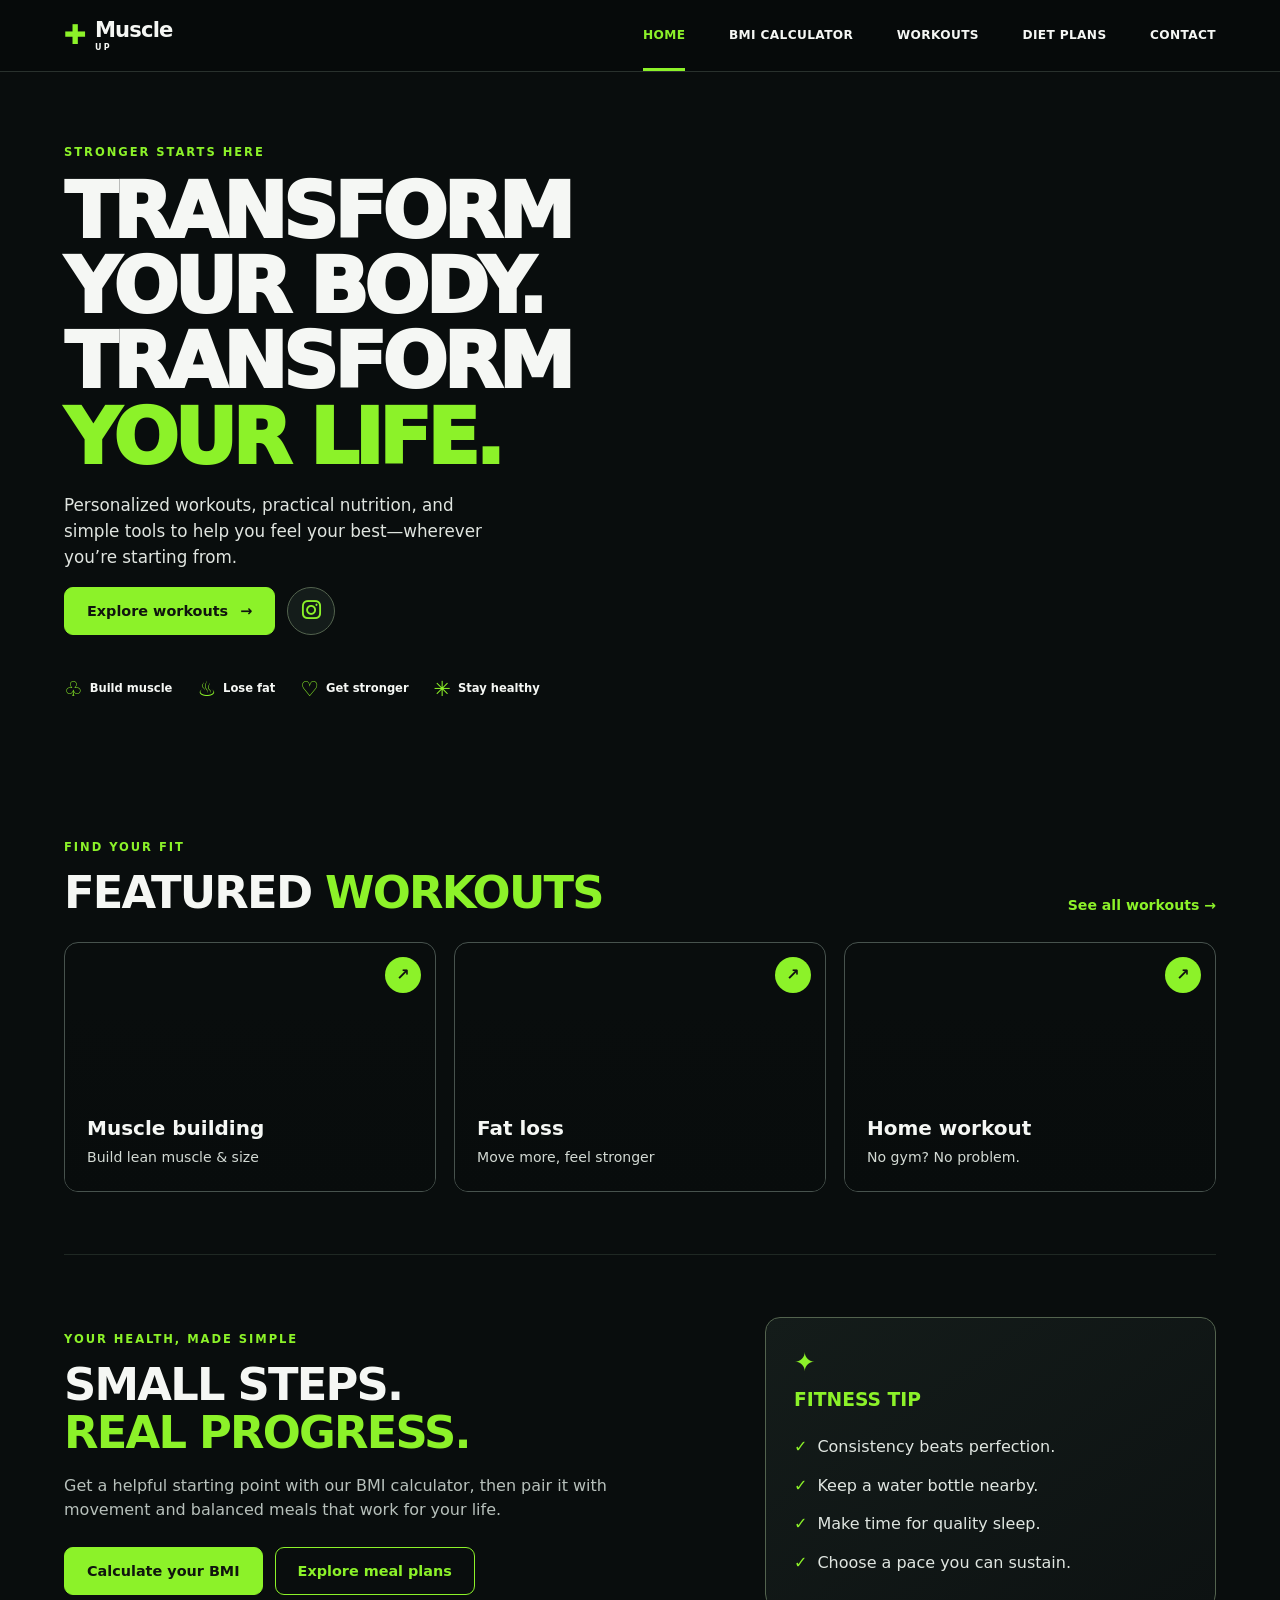
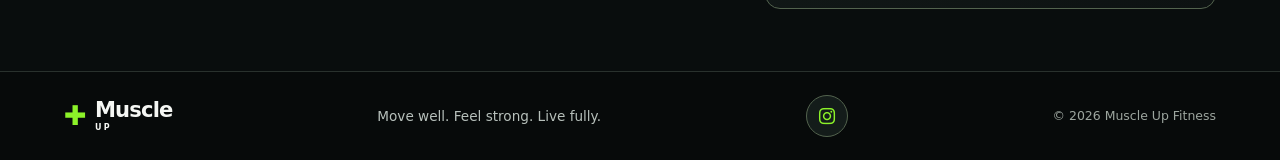
<file: index.html>
<!DOCTYPE html>
<html lang="en">
<head>
  <meta charset="UTF-8">
  <meta name="viewport" content="width=device-width, initial-scale=1">
  <meta name="theme-color" content="#090d0d">
  <meta name="description" content="Build strength, feel better, and find your next workout with Muscle Up Fitness.">
  <title>Muscle Up Fitness | Train for your life</title>
  <link rel="stylesheet" href="style.css">
  <link rel="stylesheet" href="https://cdnjs.cloudflare.com/ajax/libs/font-awesome/6.7.2/css/all.min.css">
  <script src="main.js" defer></script>
</head>
<body>
  <header class="site-header">
    <a class="brand" href="index.html" aria-label="Muscle Up home"><span class="brand-mark" aria-hidden="true">✚</span><span>Muscle<small>UP</small></span></a>
    <button class="menu-toggle" type="button" aria-label="Open navigation" aria-expanded="false" aria-controls="primary-navigation"><span></span><span></span><span></span></button>
    <nav class="site-nav" id="primary-navigation" aria-label="Main navigation">
      <a class="active" aria-current="page" href="index.html">Home</a><a href="bmi.html">BMI Calculator</a><a href="workouts.html">Workouts</a><a href="diet.html">Diet Plans</a><a href="contact.html">Contact</a>
    </nav>
  </header>
  <main>
    <section class="hero">
      <div class="hero-content">
        <p class="eyebrow">STRONGER STARTS HERE</p>
        <h1>Transform your body.<br>Transform <span>your life.</span></h1>
        <p class="hero-copy">Personalized workouts, practical nutrition, and simple tools to help you feel your best—wherever you’re starting from.</p>
        <div class="hero-actions">
          <a class="button" href="workouts.html">Explore workouts <span aria-hidden="true">→</span></a>
          <a class="social-link" href="https://www.instagram.com/muscleup.hackathon?bqrl=MTl4OXN3Ymw5NG03bQ==" target="_blank" rel="noopener noreferrer" aria-label="Visit Muscle Up on Instagram"><i class="fa-brands fa-instagram" aria-hidden="true"></i></a>
        </div>
        <div class="benefits" aria-label="Training benefits"><span>♧ <small>Build muscle</small></span><span>♨ <small>Lose fat</small></span><span>♡ <small>Get stronger</small></span><span>✳ <small>Stay healthy</small></span></div>
      </div>
    </section>
    <section class="section">
      <div class="section-heading"><div><p class="eyebrow">FIND YOUR FIT</p><h2>Featured <span>workouts</span></h2></div><a class="text-link" href="workouts.html">See all workouts <span aria-hidden="true">→</span></a></div>
      <div class="card-grid three">
        <a class="feature-card photo-card photo-muscle" href="workouts.html#muscle"><span class="card-arrow">↗</span><div><h3>Muscle building</h3><p>Build lean muscle &amp; size</p></div></a>
        <a class="feature-card photo-card photo-fatloss" href="workouts.html#fat-loss"><span class="card-arrow">↗</span><div><h3>Fat loss</h3><p>Move more, feel stronger</p></div></a>
        <a class="feature-card photo-card photo-home" href="workouts.html#home"><span class="card-arrow">↗</span><div><h3>Home workout</h3><p>No gym? No problem.</p></div></a>
      </div>
    </section>
    <section class="section split-section">
      <div><p class="eyebrow">YOUR HEALTH, MADE SIMPLE</p><h2>Small steps.<br><span>Real progress.</span></h2><p class="muted">Get a helpful starting point with our BMI calculator, then pair it with movement and balanced meals that work for your life.</p><div class="button-row"><a class="button" href="bmi.html">Calculate your BMI</a><a class="button button-outline" href="diet.html">Explore meal plans</a></div></div>
      <aside class="tip-card"><span class="tip-icon" aria-hidden="true">✦</span><h3>Fitness tip</h3><ul><li>Consistency beats perfection.</li><li>Keep a water bottle nearby.</li><li>Make time for quality sleep.</li><li>Choose a pace you can sustain.</li></ul></aside>
    </section>
  </main>
  <footer class="site-footer"><a class="brand" href="index.html"><span class="brand-mark" aria-hidden="true">✚</span><span>Muscle<small>UP</small></span></a><p>Move well. Feel strong. Live fully.</p><a class="social-link" href="https://www.instagram.com/muscleup.hackathon?bqrl=MTl4OXN3Ymw5NG03bQ==" target="_blank" rel="noopener noreferrer" aria-label="Instagram"><i class="fa-brands fa-instagram" aria-hidden="true"></i></a><small>© <span data-year></span> Muscle Up Fitness</small></footer>
</body>
</html>
</file>
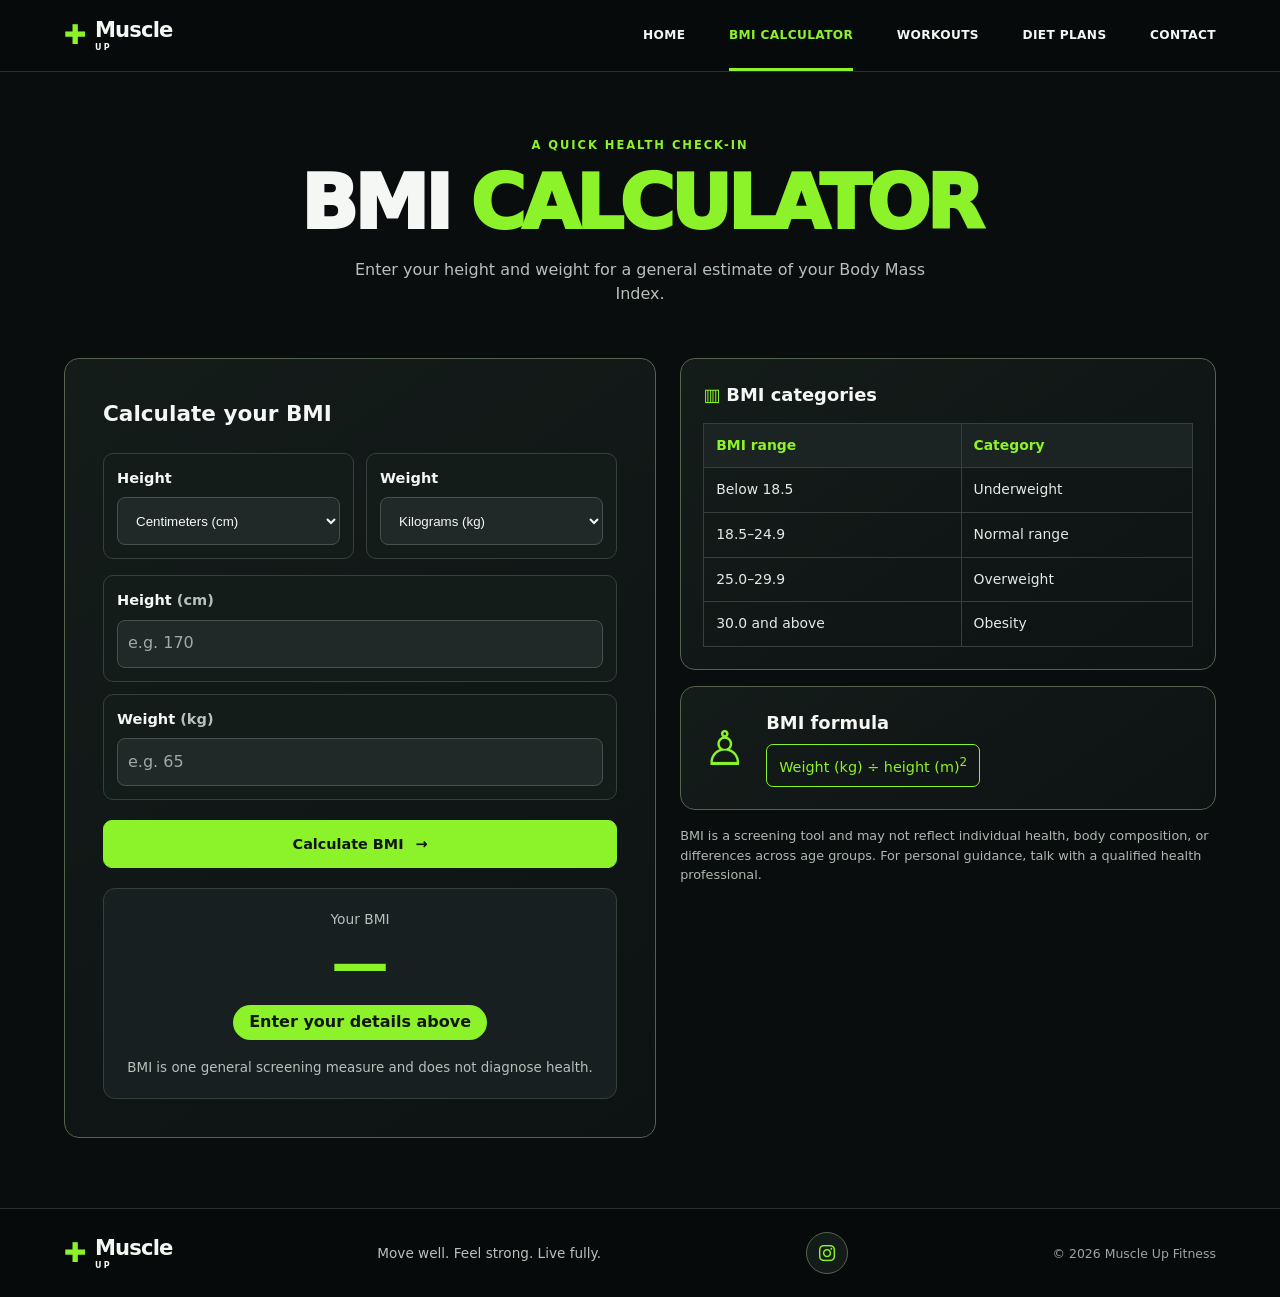
<file: bmi.html>
<!DOCTYPE html>
<html lang="en">
<head>
  <meta charset="UTF-8">
  <meta name="viewport" content="width=device-width, initial-scale=1">
  <meta name="theme-color" content="#090d0d">
  <meta name="description" content="Estimate your body mass index with the Muscle Up BMI calculator.">
  <title>BMI Calculator | Muscle Up Fitness</title>
  <link rel="stylesheet" href="style.css">
  <link rel="stylesheet" href="https://cdnjs.cloudflare.com/ajax/libs/font-awesome/6.7.2/css/all.min.css">
  <script src="main.js" defer></script>
  <script src="bmi.js" defer></script>
</head>
<body>
  <header class="site-header">
    <a class="brand" href="index.html" aria-label="Muscle Up home"><span class="brand-mark" aria-hidden="true">✚</span><span>Muscle<small>UP</small></span></a>
    <button class="menu-toggle" type="button" aria-label="Open navigation" aria-expanded="false" aria-controls="primary-navigation"><span></span><span></span><span></span></button>
    <nav class="site-nav" id="primary-navigation" aria-label="Main navigation"><a href="index.html">Home</a><a class="active" aria-current="page" href="bmi.html">BMI Calculator</a><a href="workouts.html">Workouts</a><a href="diet.html">Diet Plans</a><a href="contact.html">Contact</a></nav>
  </header>
  <main class="page-main">
    <section class="page-intro"><p class="eyebrow">A QUICK HEALTH CHECK-IN</p><h1>BMI <span>calculator</span></h1><p>Enter your height and weight for a general estimate of your Body Mass Index.</p></section>
    <section class="bmi-layout">
      <form class="panel bmi-form" id="bmi-form">
        <h2>Calculate your BMI</h2>
        <div class="unit-selectors">
          <div class="unit-selector-box"><label for="height-unit">Height</label><select id="height-unit" name="height-unit"><option value="cm">Centimeters (cm)</option><option value="ft-in">Feet &amp; inches</option></select></div>
          <div class="unit-selector-box"><label for="weight-unit">Weight</label><select id="weight-unit" name="weight-unit"><option value="kg">Kilograms (kg)</option><option value="lb">Pounds (lb)</option></select></div>
        </div>
        <div class="bmi-entry-fields">
          <div id="height-cm-field" class="bmi-input-group"><label for="height">Height <span>(cm)</span></label><input id="height" name="height" type="number" min="50" max="275" step="0.1" placeholder="e.g. 170" required></div>
          <div id="height-imperial-field" class="bmi-input-group" hidden>
            <div class="bmi-group-title">Height</div><div class="imperial-height-inputs">
              <div><label for="height-feet">Feet</label><input id="height-feet" name="height-feet" type="number" min="0" max="9" step="1" placeholder="e.g. 5"></div>
              <div><label for="height-inches">Inches</label><input id="height-inches" name="height-inches" type="number" min="0" max="11.9" step="0.1" placeholder="e.g. 7"></div>
            </div>
          </div>
          <div id="weight-kg-field" class="bmi-input-group"><label for="weight">Weight <span>(kg)</span></label><input id="weight" name="weight" type="number" min="10" max="500" step="0.1" placeholder="e.g. 65" required></div>
          <div id="weight-lb-field" class="bmi-input-group" hidden><label for="weight-pounds">Weight <span>(lb)</span></label><input id="weight-pounds" name="weight-pounds" type="number" min="22.1" max="1102.3" step="0.1" placeholder="e.g. 143"></div>
        </div>
        <button class="button button-wide" type="submit">Calculate BMI <span aria-hidden="true">→</span></button>
        <div class="result-box" id="bmi-result" aria-live="polite">
          <p class="result-label">Your BMI</p><p class="result-value" id="bmi-value">—</p><p class="result-category" id="bmi-category">Enter your details above</p>
          <p class="result-message" id="bmi-message">BMI is one general screening measure and does not diagnose health.</p>
        </div>
      </form>
      <div class="bmi-side">
        <section class="panel"><h2><span class="accent-icon" aria-hidden="true">▥</span> BMI categories</h2><div class="table-wrap"><table><thead><tr><th scope="col">BMI range</th><th scope="col">Category</th></tr></thead><tbody><tr><td>Below 18.5</td><td>Underweight</td></tr><tr><td>18.5–24.9</td><td>Normal range</td></tr><tr><td>25.0–29.9</td><td>Overweight</td></tr><tr><td>30.0 and above</td><td>Obesity</td></tr></tbody></table></div></section>
        <section class="panel formula-panel"><span class="formula-icon" aria-hidden="true">♙</span><div><h2>BMI formula</h2><p class="formula" id="bmi-formula">Weight (kg) ÷ height (m)<sup>2</sup></p></div></section>
        <p class="disclaimer">BMI is a screening tool and may not reflect individual health, body composition, or differences across age groups. For personal guidance, talk with a qualified health professional.</p>
      </div>
    </section>
  </main>
  <footer class="site-footer"><a class="brand" href="index.html"><span class="brand-mark" aria-hidden="true">✚</span><span>Muscle<small>UP</small></span></a><p>Move well. Feel strong. Live fully.</p><a class="social-link" href="https://www.instagram.com/muscleup.hackathon?bqrl=MTl4OXN3Ymw5NG03bQ==" target="_blank" rel="noopener noreferrer" aria-label="Instagram"><i class="fa-brands fa-instagram" aria-hidden="true"></i></a><small>© <span data-year></span> Muscle Up Fitness</small></footer>
</body>
</html>
</file>
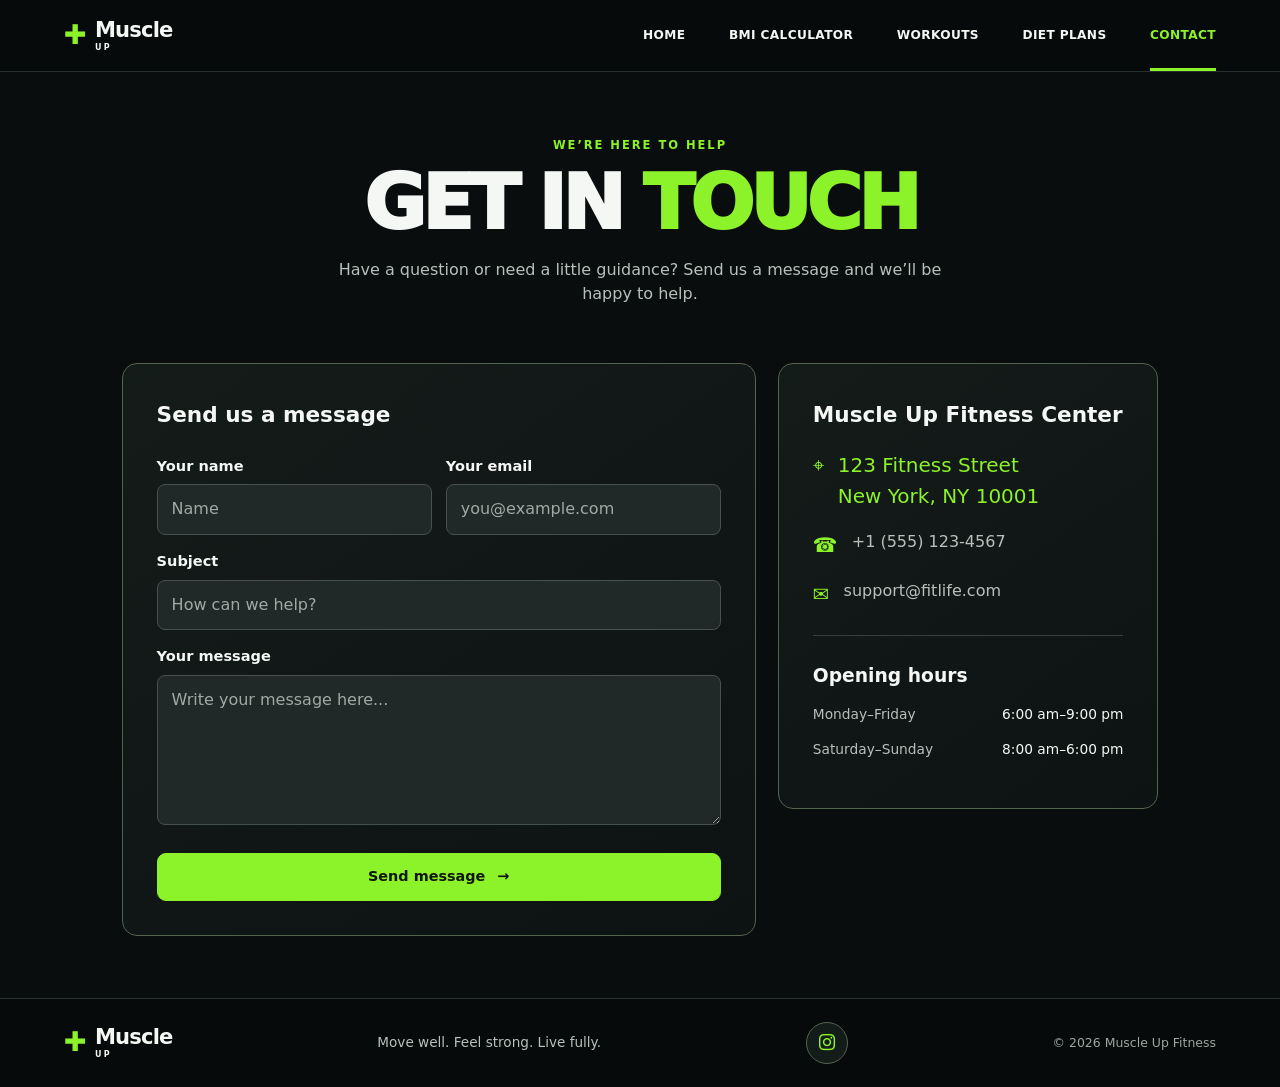
<file: contact.html>
<!DOCTYPE html>
<html lang="en">
<head>
  <meta charset="UTF-8">
  <meta name="viewport" content="width=device-width, initial-scale=1">
  <meta name="theme-color" content="#090d0d">
  <meta name="description" content="Contact the Muscle Up Fitness team with questions about workouts and meal plans.">
  <title>Contact | Muscle Up Fitness</title>
  <link rel="stylesheet" href="style.css">
  <link rel="stylesheet" href="https://cdnjs.cloudflare.com/ajax/libs/font-awesome/6.7.2/css/all.min.css">
  <script src="main.js" defer></script>
</head>
<body>
  <header class="site-header">
    <a class="brand" href="index.html" aria-label="Muscle Up home"><span class="brand-mark" aria-hidden="true">✚</span><span>Muscle<small>UP</small></span></a>
    <button class="menu-toggle" type="button" aria-label="Open navigation" aria-expanded="false" aria-controls="primary-navigation"><span></span><span></span><span></span></button>
    <nav class="site-nav" id="primary-navigation" aria-label="Main navigation"><a href="index.html">Home</a><a href="bmi.html">BMI Calculator</a><a href="workouts.html">Workouts</a><a href="diet.html">Diet Plans</a><a class="active" aria-current="page" href="contact.html">Contact</a></nav>
  </header>
  <main class="page-main">
    <section class="page-intro"><p class="eyebrow">WE’RE HERE TO HELP</p><h1>Get in <span>touch</span></h1><p>Have a question or need a little guidance? Send us a message and we’ll be happy to help.</p></section>
    <section class="contact-layout section compact-section">
      <form class="panel contact-form" id="contact-form" action="https://formspree.io/f/mvkaynoz" method="POST">
        <h2>Send us a message</h2>
        <div class="form-pair"><div><label for="name">Your name</label><input id="name" name="name" autocomplete="name" placeholder="Name" required></div><div><label for="email">Your email</label><input id="email" name="email" type="email" autocomplete="email" placeholder="you@example.com" required></div></div>
        <label for="subject">Subject</label><input id="subject" name="_subject" placeholder="How can we help?" required>
        <label for="message">Your message</label><textarea id="message" name="message" rows="5" placeholder="Write your message here..." required></textarea>
        <button class="button button-wide" type="submit">Send message <span aria-hidden="true">→</span></button>
      </form>
      <aside class="panel contact-details"><h2>Muscle Up Fitness Center</h2><p class="detail-line"><span aria-hidden="true">⌖</span><span>123 Fitness Street<br>New York, NY 10001</span></p><p class="detail-line"><span aria-hidden="true">☎</span><a href="tel:+15551234567">+1 (555) 123-4567</a></p><p class="detail-line"><span aria-hidden="true">✉</span><a href="mailto:support@fitlife.com">support@fitlife.com</a></p><hr><h3>Opening hours</h3><p class="hours-line"><span>Monday–Friday</span><span>6:00 am–9:00 pm</span></p><p class="hours-line"><span>Saturday–Sunday</span><span>8:00 am–6:00 pm</span></p></aside>
    </section>
  </main>
  <footer class="site-footer"><a class="brand" href="index.html"><span class="brand-mark" aria-hidden="true">✚</span><span>Muscle<small>UP</small></span></a><p>Move well. Feel strong. Live fully.</p><a class="social-link" href="https://www.instagram.com/muscleup.hackathon?bqrl=MTl4OXN3Ymw5NG03bQ==" target="_blank" rel="noopener noreferrer" aria-label="Instagram"><i class="fa-brands fa-instagram" aria-hidden="true"></i></a><small>© <span data-year></span> Muscle Up Fitness</small></footer>
</body>
</html>
</file>
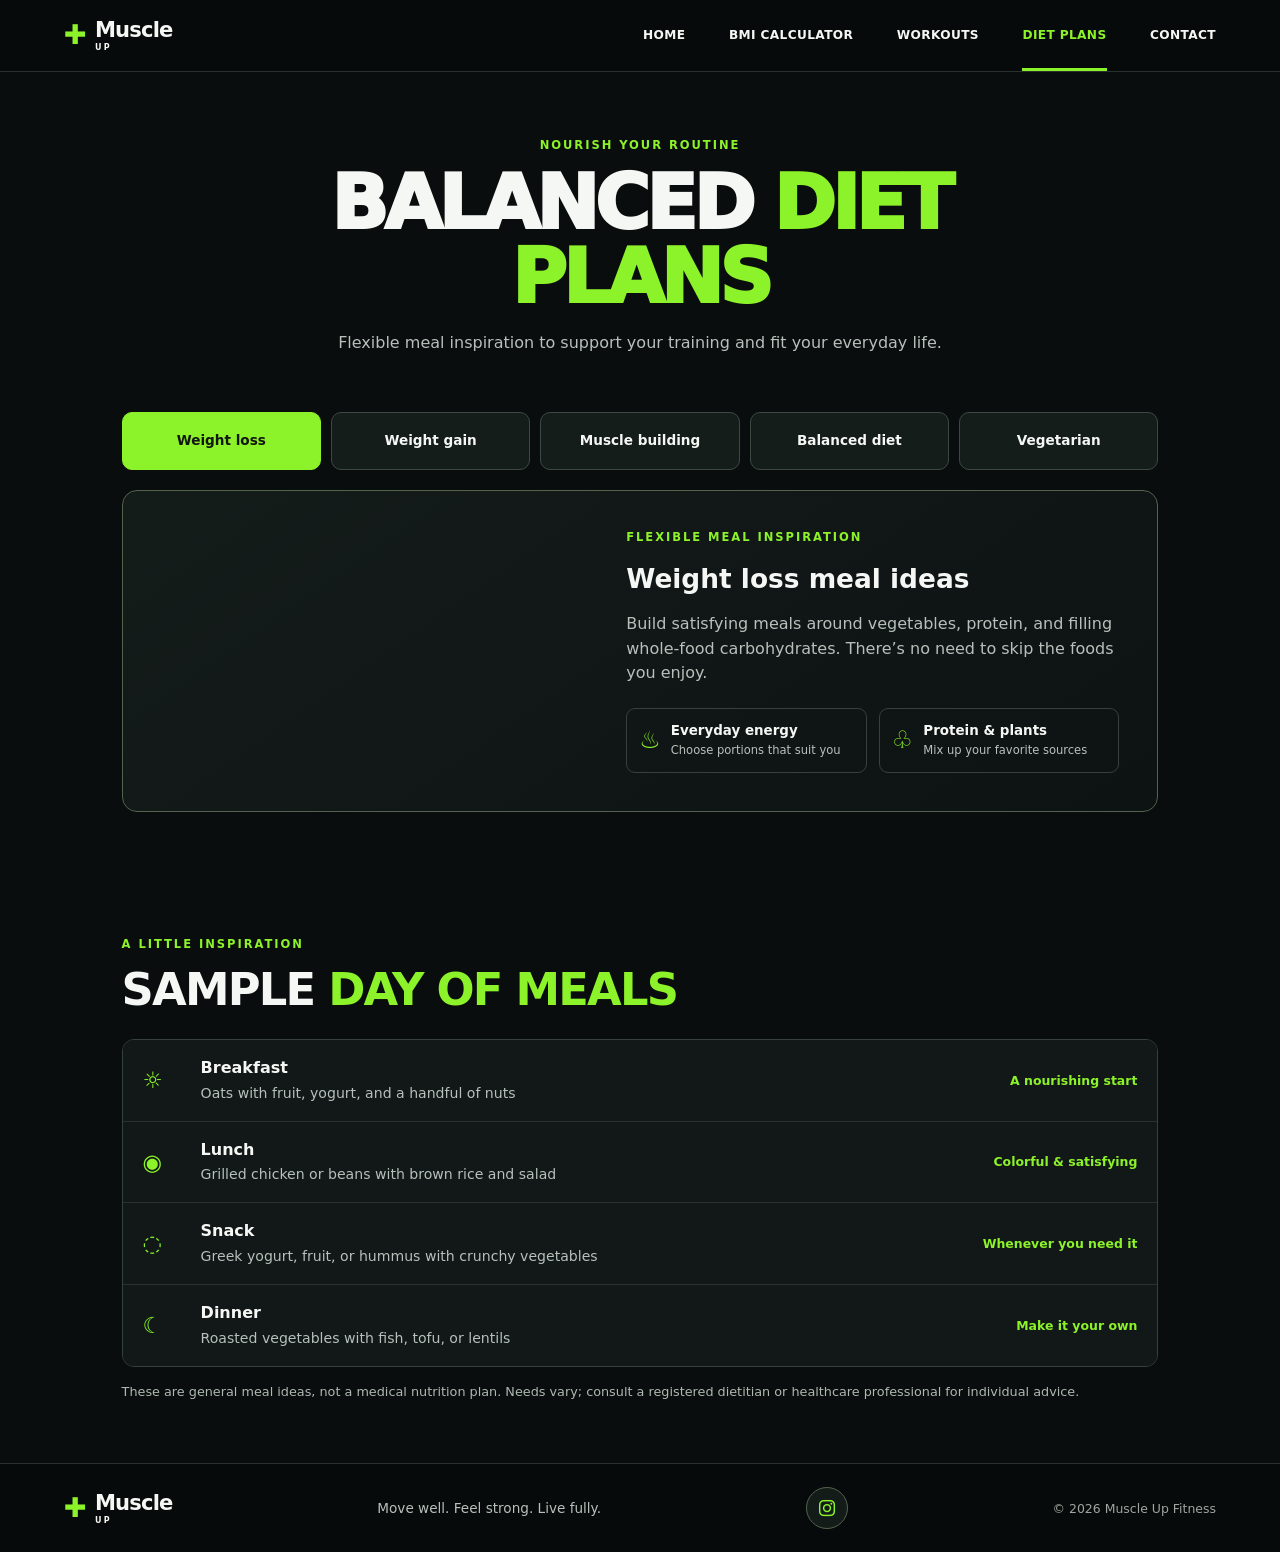
<file: diet.html>
<!DOCTYPE html>
<html lang="en">
<head>
  <meta charset="UTF-8">
  <meta name="viewport" content="width=device-width, initial-scale=1">
  <meta name="theme-color" content="#090d0d">
  <meta name="description" content="Find flexible, balanced meal ideas to complement your fitness goals.">
  <title>Diet Plans | Muscle Up Fitness</title>
  <link rel="stylesheet" href="style.css">
  <link rel="stylesheet" href="https://cdnjs.cloudflare.com/ajax/libs/font-awesome/6.7.2/css/all.min.css">
  <script src="main.js" defer></script>
</head>
<body>
  <header class="site-header">
    <a class="brand" href="index.html" aria-label="Muscle Up home"><span class="brand-mark" aria-hidden="true">✚</span><span>Muscle<small>UP</small></span></a>
    <button class="menu-toggle" type="button" aria-label="Open navigation" aria-expanded="false" aria-controls="primary-navigation"><span></span><span></span><span></span></button>
    <nav class="site-nav" id="primary-navigation" aria-label="Main navigation"><a href="index.html">Home</a><a href="bmi.html">BMI Calculator</a><a href="workouts.html">Workouts</a><a class="active" aria-current="page" href="diet.html">Diet Plans</a><a href="contact.html">Contact</a></nav>
  </header>
  <main class="page-main">
    <section class="page-intro"><p class="eyebrow">NOURISH YOUR ROUTINE</p><h1>Balanced <span>diet plans</span></h1><p>Flexible meal inspiration to support your training and fit your everyday life.</p></section>
    <section class="section compact-section">
      <div class="diet-tabs" role="group" aria-label="Choose a meal plan">
        <button class="diet-tab active" type="button" data-diet="weight-loss" aria-pressed="true">Weight loss</button><button class="diet-tab" type="button" data-diet="weight-gain" aria-pressed="false">Weight gain</button><button class="diet-tab" type="button" data-diet="muscle" aria-pressed="false">Muscle building</button><button class="diet-tab" type="button" data-diet="balanced" aria-pressed="false">Balanced diet</button><button class="diet-tab" type="button" data-diet="vegetarian" aria-pressed="false">Vegetarian</button>
      </div>
      <article class="diet-feature panel">
        <div class="diet-photo" role="img" aria-label="A colorful balanced meal with vegetables and grains"></div>
        <div class="diet-copy"><p class="eyebrow">FLEXIBLE MEAL INSPIRATION</p><h2 data-diet-title>Weight loss meal ideas</h2><p data-diet-description>Build satisfying meals around vegetables, protein, and filling whole-food carbohydrates. There’s no need to skip the foods you enjoy.</p><div class="nutrition-points"><div><span aria-hidden="true">♨</span><p><strong>Everyday energy</strong><small>Choose portions that suit you</small></p></div><div><span aria-hidden="true">♧</span><p><strong>Protein &amp; plants</strong><small>Mix up your favorite sources</small></p></div></div></div>
      </article>
    </section>
    <section class="section"><div class="section-heading"><div><p class="eyebrow">A LITTLE INSPIRATION</p><h2>Sample <span>day of meals</span></h2></div></div>
      <div class="meal-list">
        <article class="meal-row"><span class="meal-icon" aria-hidden="true">☼</span><div><h3>Breakfast</h3><p>Oats with fruit, yogurt, and a handful of nuts</p></div><span class="meal-time">A nourishing start</span></article>
        <article class="meal-row"><span class="meal-icon" aria-hidden="true">◉</span><div><h3>Lunch</h3><p>Grilled chicken or beans with brown rice and salad</p></div><span class="meal-time">Colorful &amp; satisfying</span></article>
        <article class="meal-row"><span class="meal-icon" aria-hidden="true">◌</span><div><h3>Snack</h3><p>Greek yogurt, fruit, or hummus with crunchy vegetables</p></div><span class="meal-time">Whenever you need it</span></article>
        <article class="meal-row"><span class="meal-icon" aria-hidden="true">☾</span><div><h3>Dinner</h3><p>Roasted vegetables with fish, tofu, or lentils</p></div><span class="meal-time">Make it your own</span></article>
      </div>
      <p class="disclaimer">These are general meal ideas, not a medical nutrition plan. Needs vary; consult a registered dietitian or healthcare professional for individual advice.</p>
    </section>
  </main>
  <footer class="site-footer"><a class="brand" href="index.html"><span class="brand-mark" aria-hidden="true">✚</span><span>Muscle<small>UP</small></span></a><p>Move well. Feel strong. Live fully.</p><a class="social-link" href="https://www.instagram.com/muscleup.hackathon?bqrl=MTl4OXN3Ymw5NG03bQ==" target="_blank" rel="noopener noreferrer" aria-label="Instagram"><i class="fa-brands fa-instagram" aria-hidden="true"></i></a><small>© <span data-year></span> Muscle Up Fitness</small></footer>
</body>
</html>
</file>
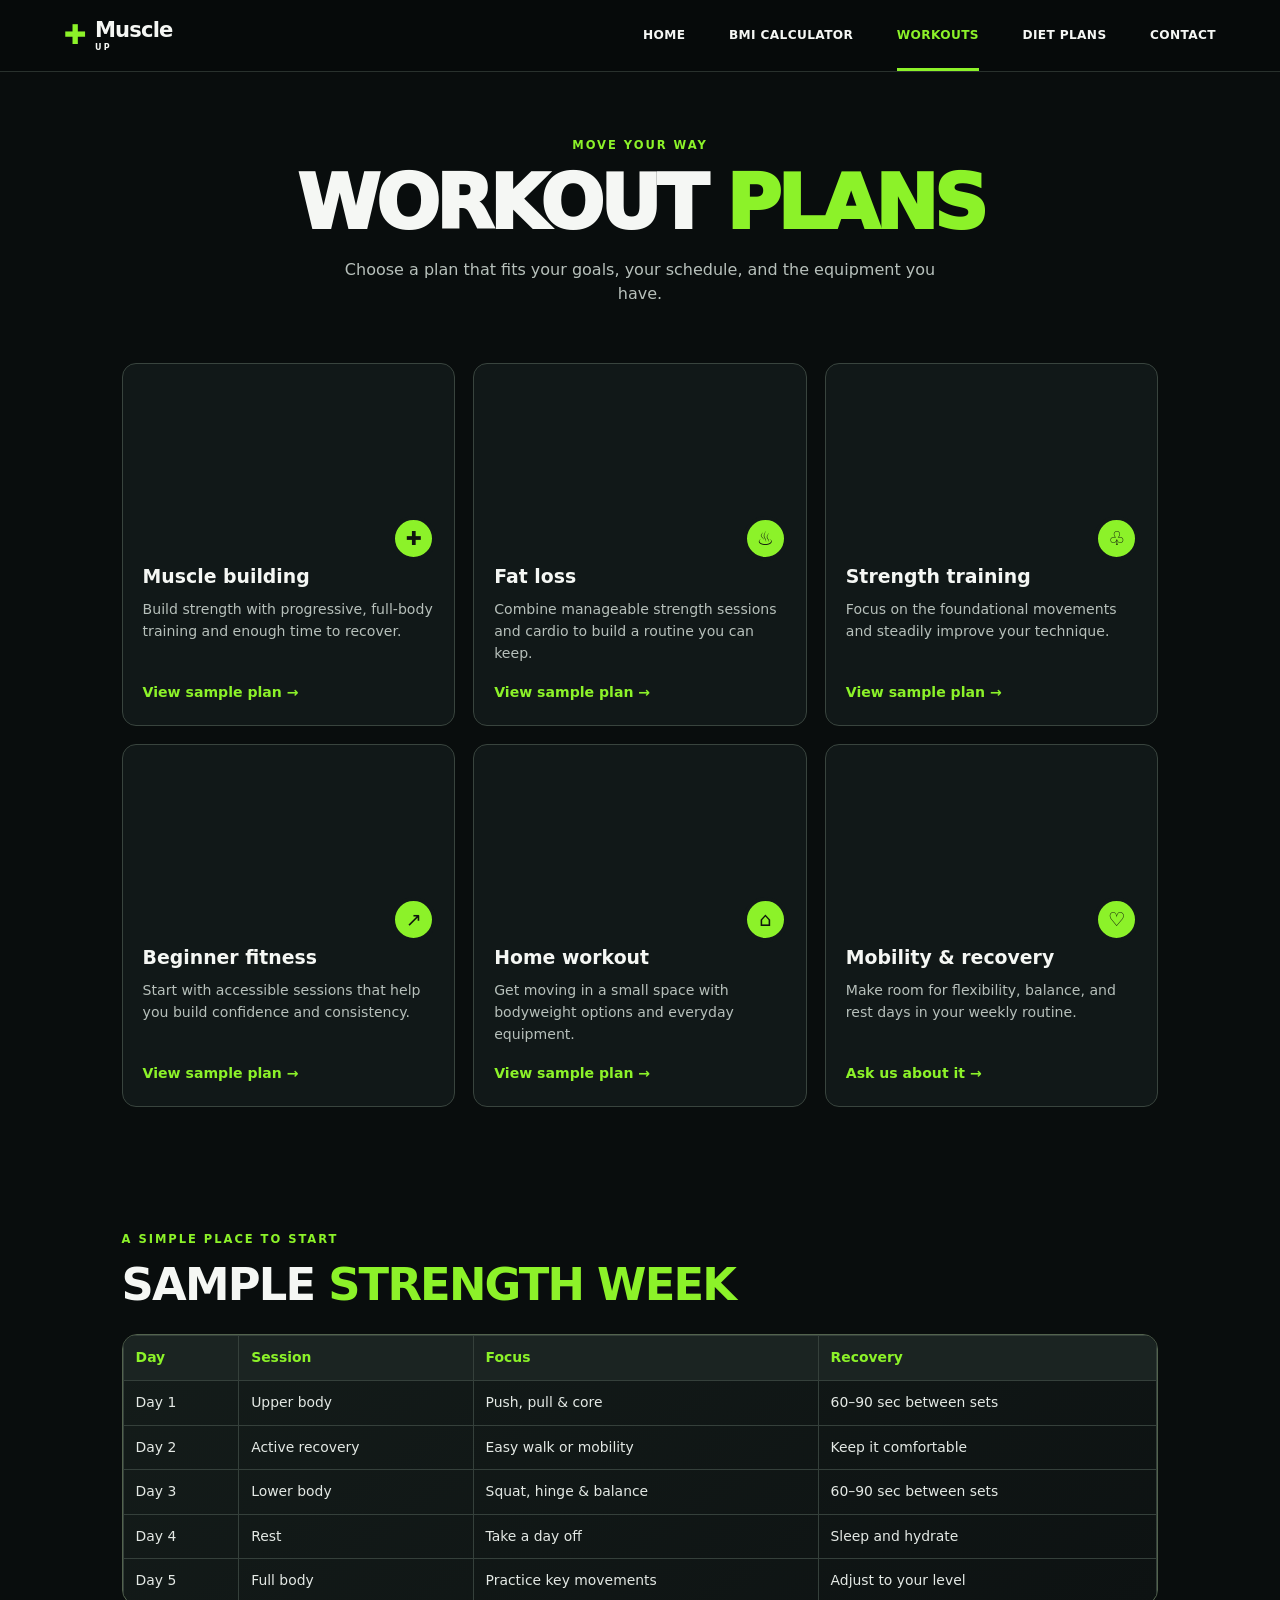
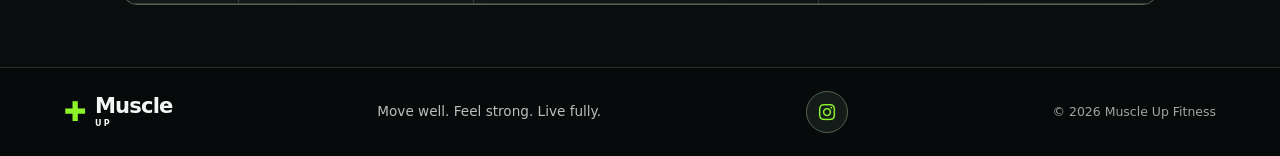
<file: workouts.html>
<!DOCTYPE html>
<html lang="en">
<head>
  <meta charset="UTF-8">
  <meta name="viewport" content="width=device-width, initial-scale=1">
  <meta name="theme-color" content="#090d0d">
  <meta name="description" content="Explore Muscle Up workout plans for strength, fat loss, and training at home.">
  <title>Workout Plans | Muscle Up Fitness</title>
  <link rel="stylesheet" href="style.css">
  <link rel="stylesheet" href="https://cdnjs.cloudflare.com/ajax/libs/font-awesome/6.7.2/css/all.min.css">
  <script src="main.js" defer></script>
</head>
<body>
  <header class="site-header">
    <a class="brand" href="index.html" aria-label="Muscle Up home"><span class="brand-mark" aria-hidden="true">✚</span><span>Muscle<small>UP</small></span></a>
    <button class="menu-toggle" type="button" aria-label="Open navigation" aria-expanded="false" aria-controls="primary-navigation"><span></span><span></span><span></span></button>
    <nav class="site-nav" id="primary-navigation" aria-label="Main navigation"><a href="index.html">Home</a><a href="bmi.html">BMI Calculator</a><a class="active" aria-current="page" href="workouts.html">Workouts</a><a href="diet.html">Diet Plans</a><a href="contact.html">Contact</a></nav>
  </header>
  <main class="page-main">
    <section class="page-intro"><p class="eyebrow">MOVE YOUR WAY</p><h1>Workout <span>plans</span></h1><p>Choose a plan that fits your goals, your schedule, and the equipment you have.</p></section>
    <section class="section compact-section"><div class="card-grid three">
      <article class="plan-card" id="muscle"><div class="plan-image plan-muscle"></div><div class="plan-content"><span class="plan-icon" aria-hidden="true">✚</span><h2>Muscle building</h2><p>Build strength with progressive, full-body training and enough time to recover.</p><a class="text-link" href="#sample-plan">View sample plan →</a></div></article>
      <article class="plan-card" id="fat-loss"><div class="plan-image plan-fatloss"></div><div class="plan-content"><span class="plan-icon" aria-hidden="true">♨</span><h2>Fat loss</h2><p>Combine manageable strength sessions and cardio to build a routine you can keep.</p><a class="text-link" href="#sample-plan">View sample plan →</a></div></article>
      <article class="plan-card" id="strength"><div class="plan-image plan-strength"></div><div class="plan-content"><span class="plan-icon" aria-hidden="true">♧</span><h2>Strength training</h2><p>Focus on the foundational movements and steadily improve your technique.</p><a class="text-link" href="#sample-plan">View sample plan →</a></div></article>
      <article class="plan-card" id="beginner"><div class="plan-image plan-beginner"></div><div class="plan-content"><span class="plan-icon" aria-hidden="true">↗</span><h2>Beginner fitness</h2><p>Start with accessible sessions that help you build confidence and consistency.</p><a class="text-link" href="#sample-plan">View sample plan →</a></div></article>
      <article class="plan-card" id="home"><div class="plan-image plan-home"></div><div class="plan-content"><span class="plan-icon" aria-hidden="true">⌂</span><h2>Home workout</h2><p>Get moving in a small space with bodyweight options and everyday equipment.</p><a class="text-link" href="#sample-plan">View sample plan →</a></div></article>
      <article class="plan-card"><div class="plan-image plan-recovery"></div><div class="plan-content"><span class="plan-icon" aria-hidden="true">♡</span><h2>Mobility &amp; recovery</h2><p>Make room for flexibility, balance, and rest days in your weekly routine.</p><a class="text-link" href="contact.html">Ask us about it →</a></div></article>
    </div></section>
    <section class="section" id="sample-plan"><div class="section-heading"><div><p class="eyebrow">A SIMPLE PLACE TO START</p><h2>Sample <span>strength week</span></h2></div></div>
      <div class="panel table-wrap"><table class="schedule-table"><thead><tr><th scope="col">Day</th><th scope="col">Session</th><th scope="col">Focus</th><th scope="col">Recovery</th></tr></thead><tbody><tr><td>Day 1</td><td>Upper body</td><td>Push, pull &amp; core</td><td>60–90 sec between sets</td></tr><tr><td>Day 2</td><td>Active recovery</td><td>Easy walk or mobility</td><td>Keep it comfortable</td></tr><tr><td>Day 3</td><td>Lower body</td><td>Squat, hinge &amp; balance</td><td>60–90 sec between sets</td></tr><tr><td>Day 4</td><td>Rest</td><td>Take a day off</td><td>Sleep and hydrate</td></tr><tr><td>Day 5</td><td>Full body</td><td>Practice key movements</td><td>Adjust to your level</td></tr></tbody></table></div>
    </section>
  </main>
  <footer class="site-footer"><a class="brand" href="index.html"><span class="brand-mark" aria-hidden="true">✚</span><span>Muscle<small>UP</small></span></a><p>Move well. Feel strong. Live fully.</p><a class="social-link" href="https://www.instagram.com/muscleup.hackathon?bqrl=MTl4OXN3Ymw5NG03bQ==" target="_blank" rel="noopener noreferrer" aria-label="Instagram"><i class="fa-brands fa-instagram" aria-hidden="true"></i></a><small>© <span data-year></span> Muscle Up Fitness</small></footer>
</body>
</html>
</file>
<file: style.css>
:root {
  color-scheme: dark;
  --bg: #090d0d;
  --panel: #111818;
  --text: #f5f7f4;
  --muted: #b7c0bb;
  --lime: #8cf229;
  --content: 72.5rem;
}

* { box-sizing: border-box; }
html { scroll-behavior: smooth; }
body { margin: 0; background: var(--bg); color: var(--text); font-family: Inter, ui-sans-serif, system-ui, -apple-system, BlinkMacSystemFont, "Segoe UI", sans-serif; line-height: 1.55; }
a { color: inherit; text-decoration: none; }
button, input, textarea { font: inherit; }
button:focus-visible, a:focus-visible, input:focus-visible, textarea:focus-visible { outline: 3px solid var(--lime); outline-offset: 3px; }
.site-header { min-height: 72px; padding: 0 max(5vw, calc((100vw - var(--content)) / 2)); display: flex; align-items: center; justify-content: space-between; gap: 30px; position: sticky; top: 0; z-index: 10; background: rgba(7, 11, 11, .96); border-bottom: 1px solid #29312d; backdrop-filter: blur(12px); }
.brand { display: inline-flex; align-items: center; gap: 9px; font-size: 1.32rem; font-weight: 850; line-height: .9; letter-spacing: -.04em; }
.brand-mark { color: var(--lime); font-size: 1.7rem; }
.brand small { display: block; margin-top: 5px; font-size: .5rem; letter-spacing: .3em; font-weight: 700; }
.site-nav { display: flex; align-items: center; gap: clamp(18px, 3.4vw, 45px); }
.site-nav a { padding: 26px 0 23px; border-bottom: 3px solid transparent; font-size: .76rem; font-weight: 750; text-transform: uppercase; letter-spacing: .03em; transition: color .2s, border-color .2s; }
.site-nav a:hover, .site-nav a.active { color: var(--lime); border-color: var(--lime); }
.menu-toggle { display: none; }
main { overflow: hidden; }
.hero { position: relative; min-height: 530px; max-width: 1440px; margin: 0 auto; padding: 72px max(5vw, calc((100vw - var(--content)) / 2)); display: flex; align-items: center; background-color: #090d0d; background-image: linear-gradient(90deg, #090d0df5 0%, #090d0de8 36%, #090d0d66 67%, #090d0d20 100%), url("https://images.unsplash.com/photo-1534438327276-14e5300c3a48?auto=format&fit=crop&w=1800&q=85"); background-position: center, right center; background-size: cover, 55% 100%; background-repeat: no-repeat; }
.hero-content { max-width: 560px; position: relative; z-index: 2; }
.eyebrow { margin: 0 0 12px; color: var(--lime); font-size: .72rem; font-weight: 850; letter-spacing: .17em; text-transform: uppercase; }
h1, h2, h3, p { margin-top: 0; }
.hero h1, .page-intro h1 { margin: 0 0 17px; font-size: clamp(2.6rem, 6vw, 5rem); font-weight: 950; line-height: .98; letter-spacing: -.055em; text-transform: uppercase; }
h1 span, h2 span { color: var(--lime); }
.hero-copy { max-width: 440px; color: #e0e5e0; font-size: 1.05rem; }
.hero-actions { display: flex; align-items: center; gap: 12px; }
.hero-actions .social-link { width: 48px; height: 48px; font-size: 1.35rem; }
.button { min-height: 48px; display: inline-flex; align-items: center; justify-content: center; gap: 12px; padding: 11px 22px; border: 1px solid var(--lime); border-radius: 9px; background: var(--lime); color: #10150e; font-size: .9rem; font-weight: 850; cursor: pointer; transition: background .2s, transform .2s, box-shadow .2s; }
.button:hover { background: #a4ff4a; box-shadow: 0 0 25px #8cf22935; transform: translateY(-1px); }
.button-outline { background: transparent; color: var(--lime); }
.button-outline:hover { background: #8cf22917; color: var(--lime); }
.button-row { display: flex; flex-wrap: wrap; gap: 12px; margin-top: 24px; }
.benefits { display: flex; flex-wrap: wrap; gap: 25px; margin-top: 38px; color: var(--lime); font-size: 1.3rem; }
.benefits span { display: flex; align-items: center; gap: 7px; }
.benefits small { color: var(--text); font-size: .72rem; font-weight: 650; }
.section, .page-main { width: min(var(--content), 90%); margin: 0 auto; }
.section { padding: 62px 0; }
.compact-section { padding-top: 20px; }
.section-heading { display: flex; justify-content: space-between; align-items: end; gap: 18px; margin-bottom: 25px; }
.section-heading h2, .split-section h2 { margin: 0; font-size: clamp(1.8rem, 4vw, 2.8rem); font-weight: 900; line-height: 1.08; letter-spacing: -.04em; text-transform: uppercase; }
.text-link { color: var(--lime); font-size: .88rem; font-weight: 750; }
.text-link:hover { color: #b4ff73; }
.card-grid { display: grid; gap: 18px; }
.card-grid.three { grid-template-columns: repeat(3, minmax(0, 1fr)); }
.feature-card { min-height: 250px; position: relative; display: flex; align-items: end; overflow: hidden; border: 1px solid #47524d; border-radius: 14px; }
.photo-card::before { content: ""; position: absolute; inset: 0; background: linear-gradient(0deg, #080c0cf2, transparent 75%); transition: transform .4s; }
.photo-card:hover::before { transform: scale(1.04); }
.photo-muscle { background: url("https://images.unsplash.com/photo-1583454110551-21f2fa2afe61?auto=format&fit=crop&w=900&q=80") center / cover; }
.photo-fatloss { background: url("https://images.unsplash.com/photo-1517836357463-d25dfeac3438?auto=format&fit=crop&w=900&q=80") center / cover; }
.photo-home { background: url("https://images.unsplash.com/photo-1599058945522-28d584b6f0ff?auto=format&fit=crop&w=900&q=80") center / cover; }
.feature-card > div { position: relative; padding: 22px; }
.feature-card h3 { margin: 0 0 3px; font-size: 1.25rem; }
.feature-card p { margin: 0; color: #d3dad4; font-size: .88rem; }
.card-arrow { position: absolute; top: 14px; right: 14px; z-index: 1; width: 36px; height: 36px; display: grid; place-items: center; border-radius: 50%; background: var(--lime); color: #111; font-weight: 900; }
.split-section { display: grid; grid-template-columns: 1.35fr 1fr; align-items: center; gap: 8%; border-top: 1px solid #1f2823; }
.split-section h2 { margin-bottom: 16px; }
.muted { max-width: 560px; color: var(--muted); }
.tip-card, .panel { border: 1px solid #53634e; border-radius: 15px; background: linear-gradient(145deg, #141c1a, #0d1212); }
.tip-card { padding: 25px 28px; }
.tip-icon { color: var(--lime); font-size: 1.6rem; }
.tip-card h3 { margin: 2px 0 14px; color: var(--lime); text-transform: uppercase; }
.tip-card ul { margin: 0; padding: 0; list-style: none; }
.tip-card li { padding: 7px 0 7px 24px; color: #e0e6e1; }
.tip-card li::before { content: "✓"; margin-left: -24px; margin-right: 10px; color: var(--lime); font-weight: 900; }
.page-main { min-height: calc(100vh - 180px); }
.page-intro { max-width: 760px; margin: 0 auto; padding: 65px 0 36px; text-align: center; }
.page-intro h1 { font-size: clamp(2.6rem, 7vw, 4.7rem); }
.page-intro > p:last-child { max-width: 620px; margin: 0 auto; color: var(--muted); font-size: 1rem; }
.bmi-layout { display: grid; grid-template-columns: 1.05fr .95fr; align-items: start; gap: 24px; padding: 15px 0 70px; }
.bmi-form { padding: clamp(22px, 4vw, 38px); }
.bmi-form h2, .panel h2, .contact-form h2, .contact-details h2 { margin-bottom: 22px; font-size: 1.35rem; }
.bmi-form label, .contact-form label { display: block; margin: 15px 0 7px; font-size: .91rem; font-weight: 700; }
.bmi-form label span { color: var(--muted); }
.unit-selectors { display: grid; grid-template-columns: repeat(2, minmax(0, 1fr)); gap: 12px; }
.unit-selector-box { min-width: 0; padding: 13px; border: 1px solid #35413a; border-radius: 10px; background: #141c1a; }
.unit-selector-box label { margin: 0 0 8px; }
.bmi-entry-fields { display: grid; gap: 12px; margin-top: 16px; }
.bmi-input-group { min-width: 0; padding: 13px; border: 1px solid #35413a; border-radius: 10px; background: #141c1a; }
.bmi-input-group > label { margin: 0 0 8px; }
.bmi-group-title { margin-bottom: 8px; font-size: .91rem; font-weight: 700; }
.bmi-input-group input { padding: 10px; }
.imperial-height-inputs { display: grid; gap: 10px; }
.imperial-height-inputs label { margin: 0 0 5px; color: var(--muted); font-size: .78rem; }
input, textarea, select { width: 100%; min-height: 48px; padding: 12px 14px; border: 1px solid #45514c; border-radius: 8px; background: #202828; color: var(--text); }
input::placeholder, textarea::placeholder { color: #a0aaa4; }
textarea { min-height: 135px; resize: vertical; }
.button-wide { width: 100%; margin-top: 20px; }
.result-box { margin-top: 20px; padding: 20px; border: 1px solid #34403b; border-radius: 12px; background: #171f20; text-align: center; }
.result-label { margin-bottom: 0; color: var(--muted); font-size: .86rem; }
.result-value { margin: 0; color: var(--lime); font-size: clamp(2.3rem, 6vw, 3.6rem); font-weight: 900; line-height: 1.15; }
.result-category { display: inline-block; margin: 8px 0; padding: 5px 16px; border-radius: 20px; background: var(--lime); color: #12170e; font-weight: 800; }
.result-message { margin: 10px 0 0; color: var(--muted); font-size: .84rem; }
.bmi-side { display: grid; gap: 16px; }
.bmi-side .panel { padding: 22px; }
.bmi-side h2 { margin: 0 0 14px; font-size: 1.12rem; }
.accent-icon, .formula-icon { color: var(--lime); }
.table-wrap { overflow-x: auto; }
table { width: 100%; border-collapse: collapse; font-size: .87rem; }
th, td { padding: 11px 12px; border: 1px solid #35403b; text-align: left; }
th { background: #1b2422; color: var(--lime); font-weight: 800; }
td { color: #e4e9e5; }
.formula-panel { display: flex; align-items: center; gap: 20px; }
.formula-icon { font-size: 3rem; }
.formula-panel h2 { margin-bottom: 7px; }
.formula { display: inline-block; margin: 0; padding: 8px 12px; border: 1px solid var(--lime); border-radius: 7px; color: var(--lime); font-size: .9rem; }
.disclaimer { margin: 0; color: #aeb9b1; font-size: .8rem; }
.plan-card { overflow: hidden; border: 1px solid #39443e; border-radius: 14px; background: var(--panel); }
.plan-image { height: 175px; background-position: center; background-size: cover; }
.plan-muscle { background-image: url("https://images.unsplash.com/photo-1583454110551-21f2fa2afe61?auto=format&fit=crop&w=900&q=80"); }
.plan-fatloss { background-image: url("https://images.unsplash.com/photo-1517836357463-d25dfeac3438?auto=format&fit=crop&w=900&q=80"); }
.plan-strength { background-image: url("https://images.unsplash.com/photo-1534438327276-14e5300c3a48?auto=format&fit=crop&w=900&q=80"); }
.plan-beginner { background-image: url("https://images.unsplash.com/photo-1571019613454-1cb2f99b2d8b?auto=format&fit=crop&w=900&q=80"); }
.plan-home { background-image: url("https://images.unsplash.com/photo-1599058945522-28d584b6f0ff?auto=format&fit=crop&w=900&q=80"); }
.plan-recovery { background-image: url("https://images.unsplash.com/photo-1544367567-0f2fcb009e0b?auto=format&fit=crop&w=900&q=80"); }
.plan-content { position: relative; padding: 23px 20px 20px; }
.plan-icon { position: absolute; top: -23px; right: 18px; width: 45px; height: 45px; display: grid; place-items: center; border: 4px solid var(--panel); border-radius: 50%; background: var(--lime); color: #10150e; font-size: 1.2rem; }
.plan-content h2 { margin: 0 0 8px; font-size: 1.18rem; }
.plan-content p { min-height: 66px; margin: 0 0 15px; color: var(--muted); font-size: .88rem; }
.schedule-table { min-width: 600px; }
.diet-tabs { display: grid; grid-template-columns: repeat(5, 1fr); gap: 10px; margin-bottom: 20px; }
.diet-tab { min-height: 58px; padding: 9px 13px; border: 1px solid #3c4942; border-radius: 10px; background: #151d1b; color: var(--text); font-size: .85rem; font-weight: 750; cursor: pointer; }
.diet-tab:hover, .diet-tab.active { border-color: var(--lime); background: var(--lime); color: #11170d; }
.diet-feature { display: grid; grid-template-columns: .9fr 1.1fr; overflow: hidden; }
.diet-photo { min-height: 315px; background: url("https://images.unsplash.com/photo-1512621776951-a57141f2eefd?auto=format&fit=crop&w=1100&q=85") center / cover; }
.diet-copy { padding: clamp(22px, 4vw, 38px); align-self: center; }
.diet-copy h2 { margin: 0 0 12px; font-size: 1.65rem; }
.diet-copy > p:not(.eyebrow) { color: var(--muted); }
.nutrition-points { display: grid; grid-template-columns: 1fr 1fr; gap: 12px; margin-top: 22px; }
.nutrition-points > div { display: flex; gap: 10px; align-items: center; padding: 12px; border: 1px solid #35413a; border-radius: 9px; }
.nutrition-points > div > span { color: var(--lime); font-size: 1.5rem; }
.nutrition-points p { margin: 0; }
.nutrition-points strong, .nutrition-points small { display: block; }
.nutrition-points strong { font-size: .84rem; }
.nutrition-points small { color: var(--muted); font-size: .72rem; }
.meal-list { border: 1px solid #35413a; border-radius: 12px; overflow: hidden; }
.meal-row { display: grid; grid-template-columns: 44px 1fr auto; align-items: center; gap: 14px; padding: 16px 20px; background: #111817; }
.meal-row + .meal-row { border-top: 1px solid #29332e; }
.meal-icon { color: var(--lime); font-size: 1.4rem; }
.meal-row h3 { margin: 0 0 2px; font-size: 1rem; }
.meal-row p { margin: 0; color: var(--muted); font-size: .88rem; }
.meal-time { color: var(--lime); font-size: .78rem; font-weight: 700; }
.meal-list + .disclaimer { margin-top: 15px; }
.contact-layout { display: grid; grid-template-columns: 1.25fr .75fr; align-items: start; gap: 22px; }
.contact-form, .contact-details { padding: clamp(22px, 4vw, 34px); }
.contact-form h2, .contact-details h2 { margin-bottom: 8px; }
.form-pair { display: grid; grid-template-columns: 1fr 1fr; gap: 14px; }
.form-status { min-height: 1.3em; margin: 12px 0 0; color: var(--lime); font-size: .88rem; }
.detail-line { display: flex; gap: 14px; align-items: start; margin: 18px 0; color: var(--muted); }
.detail-line > span { color: var(--lime); font-size: 1.25rem; }
.detail-line a:hover { color: var(--lime); }
.contact-details hr { margin: 25px 0; border: 0; border-top: 1px solid #344039; }
.contact-details h3 { margin-bottom: 14px; }
.hours-line { display: flex; justify-content: space-between; gap: 10px; color: var(--muted); font-size: .86rem; }
.hours-line span:last-child { text-align: right; color: var(--text); }
.site-footer { display: flex; justify-content: space-between; align-items: center; gap: 20px; padding: 23px max(5vw, calc((100vw - var(--content)) / 2)); border-top: 1px solid #29312d; background: #070a0a; }
.site-footer p { margin: 0; color: var(--muted); font-size: .85rem; }
.site-footer > small { color: #9da69f; font-size: .78rem; }
.social-link { width: 42px; height: 42px; display: inline-grid; place-items: center; flex: 0 0 auto; border: 1px solid #53634e; border-radius: 50%; background: #141c1a; color: var(--lime); font-size: 1.15rem; transition: background .2s, color .2s, transform .2s; }
.social-link:hover { transform: translateY(-2px); background: var(--lime); color: #10150e; }

@media (max-width: 760px) {
  .site-header { min-height: 64px; padding: 0 5%; }
  .menu-toggle { width: 44px; height: 44px; display: grid; align-content: center; justify-items: center; gap: 5px; border: 1px solid #36413c; border-radius: 9px; background: #111817; cursor: pointer; }
  .menu-toggle span { width: 20px; height: 2px; background: var(--lime); transition: transform .2s, opacity .2s; }
  .menu-toggle[aria-expanded="true"] span:first-child { transform: translateY(7px) rotate(45deg); }
  .menu-toggle[aria-expanded="true"] span:nth-child(2) { opacity: 0; }
  .menu-toggle[aria-expanded="true"] span:last-child { transform: translateY(-7px) rotate(-45deg); }
  .site-nav { position: absolute; top: calc(100% + 1px); left: 0; right: 0; display: none; padding: 8px 5% 15px; border-bottom: 1px solid #36413c; background: #090d0d; }
  .site-nav.is-open { display: grid; gap: 0; }
  .site-nav a { padding: 13px 4px; border-bottom: 1px solid #202925; }
  .site-nav a.active { border-bottom-color: var(--lime); }
  .hero { min-height: 560px; padding: 55px 6%; background-position: 58% center; }
  .hero::after { content: ""; position: absolute; inset: 0; background: linear-gradient(90deg, #090d0de8 0%, #090d0db8 68%, #090d0d50); }
  .hero-content { z-index: 1; }
  .benefits { gap: 14px 19px; }
  .section, .page-main { width: 88%; }
  .section { padding: 45px 0; }
  .compact-section { padding-top: 12px; }
  .card-grid.three { grid-template-columns: repeat(2, minmax(0, 1fr)); }
  .feature-card { min-height: 220px; }
  .split-section { grid-template-columns: 1fr; gap: 28px; }
  .page-intro { padding: 49px 0 28px; }
  .bmi-layout, .contact-layout { grid-template-columns: 1fr; }
  .bmi-layout { padding-top: 5px; }
  .diet-tabs { grid-template-columns: repeat(3, 1fr); }
  .diet-feature { grid-template-columns: 1fr; }
  .diet-photo { min-height: 240px; }
  .site-footer { flex-wrap: wrap; padding: 20px 6%; }
}
@media (max-width: 1024px) {
  .hero { background-image: linear-gradient(90deg, #090d0df5 0%, #090d0de8 55%, #090d0d80 100%); background-position: center; background-size: cover; }
}
@media (max-width: 480px) {
  .hero { min-height: 520px; padding: 45px 6%; }
  .hero h1 { font-size: clamp(2.5rem, 12vw, 3.5rem); }
  .hero-copy { font-size: .96rem; }
  .benefits { display: grid; grid-template-columns: 1fr 1fr; margin-top: 28px; }
  .section-heading { align-items: start; flex-direction: column; }
  .card-grid.three { grid-template-columns: 1fr; }
  .feature-card { min-height: 230px; }
  .button-row { align-items: stretch; flex-direction: column; }
  .button-row .button { width: 100%; }
  .page-intro { padding: 42px 0 24px; }
  .diet-tabs { grid-template-columns: repeat(2, 1fr); gap: 8px; }
  .diet-tab { min-height: 50px; font-size: .78rem; }
  .nutrition-points { grid-template-columns: 1fr; }
  .meal-row { grid-template-columns: 34px 1fr; gap: 9px; padding: 14px; }
  .meal-time { grid-column: 2; }
  .form-pair { grid-template-columns: 1fr; gap: 0; }
  .site-footer { align-items: flex-start; flex-direction: column; gap: 10px; }
  .hours-line { font-size: .8rem; }
  .unit-selectors { gap: 8px; }
  .bmi-input-group { padding: 9px; }
  .bmi-input-group input { padding: 8px; }
}
@media (prefers-reduced-motion: reduce) {
  *, *::before, *::after { scroll-behavior: auto !important; transition-duration: .01ms !important; }
}
@media (hover: hover) and (pointer: fine) {
  body::before { content: ""; position: fixed; inset: 0; z-index: 20; pointer-events: none; opacity: 0; background: radial-gradient(circle 190px at var(--spotlight-x, -300px) var(--spotlight-y, -300px), rgba(140, 242, 41, .18), rgba(140, 242, 41, .05) 42%, transparent 72%); mix-blend-mode: screen; transition: opacity .15s ease; }
  body.has-spotlight::before { opacity: 1; }
}
</file>
